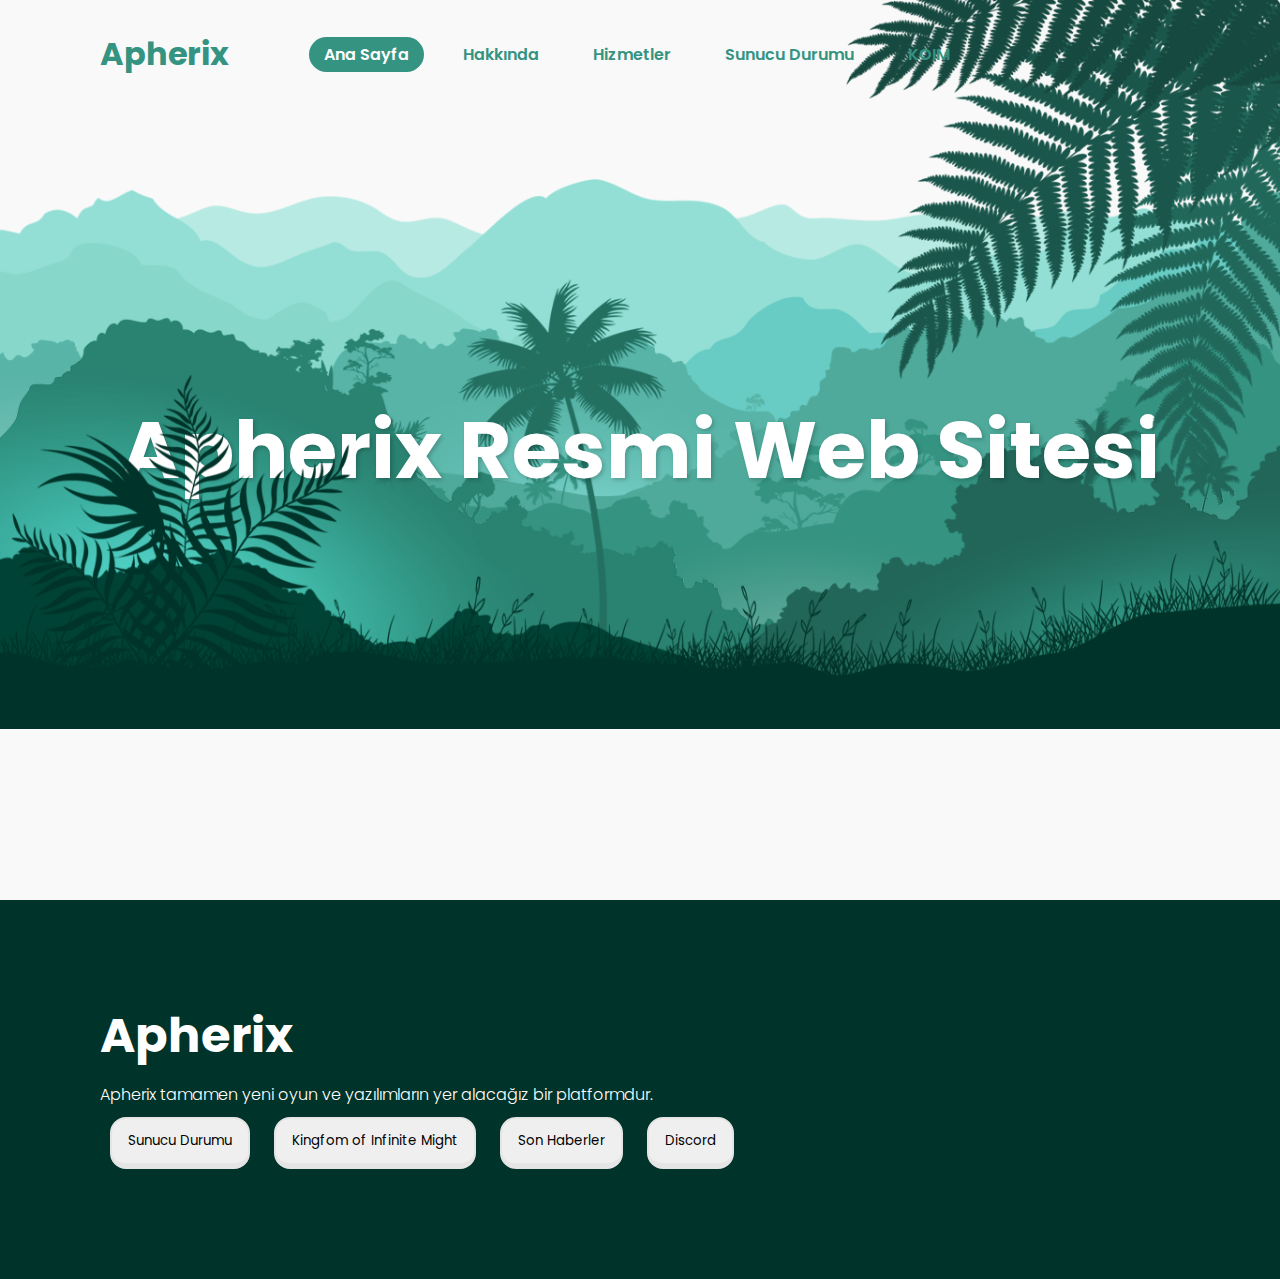
<file: index.html>
<!DOCTYPE html>
<html lang="en">
<head>
    <meta charset="UTF-8">
    <meta name="viewport" content="width=device-width, initial-scale=1.0">
    <link rel="stylesheet" href="style.css">
    <script type="text/javascript" src="script.js"></script>
    <title>Oyun Sitesi</title>
</head>
<body>

    <header>
        <h2 class="logo">Apherix</h2>
        <nav class="navigation">
            <a href=# class="active">Ana Sayfa</a>
            <a href=#>Hakkında</a>
            <a href=#>Hizmetler</a>
            <a href=#>Sunucu Durumu</a>
            <a href="koim/index.html">KOIM</a>
        </nav>
    </header>

    <section class="parallax">
        <img src="images/hill1.png" id="hill1">
        <img src="images/hill2.png" id="hill2">
        <img src="images/hill3.png" id="hill3">
        <img src="images/hill4.png" id="hill4">
        <img src="images/hill5.png" id="hill5">
        <img src="images/tree.png" id="tree">
        <h2 id="text">Apherix Resmi Web Sitesi</h2>
        <img src="images/leaf.png" id="leaf">
        <img src="images/plant.png" id="plant">
    </section>

    <section class="sec">
        <h2>Apherix</h2>
        <p>Apherix tamamen yeni oyun ve yazılımların yer alacağız bir platformdur.</p>

        <button class="btnDuo">Sunucu Durumu</button>
        <button class="btnDuo">Kingfom of Infinite Might</button>
        <button class="btnDuo">Son Haberler</button>
        <button class="btnDc">Discord</button>
    </section>

    
        
</body>
</html>
</file>
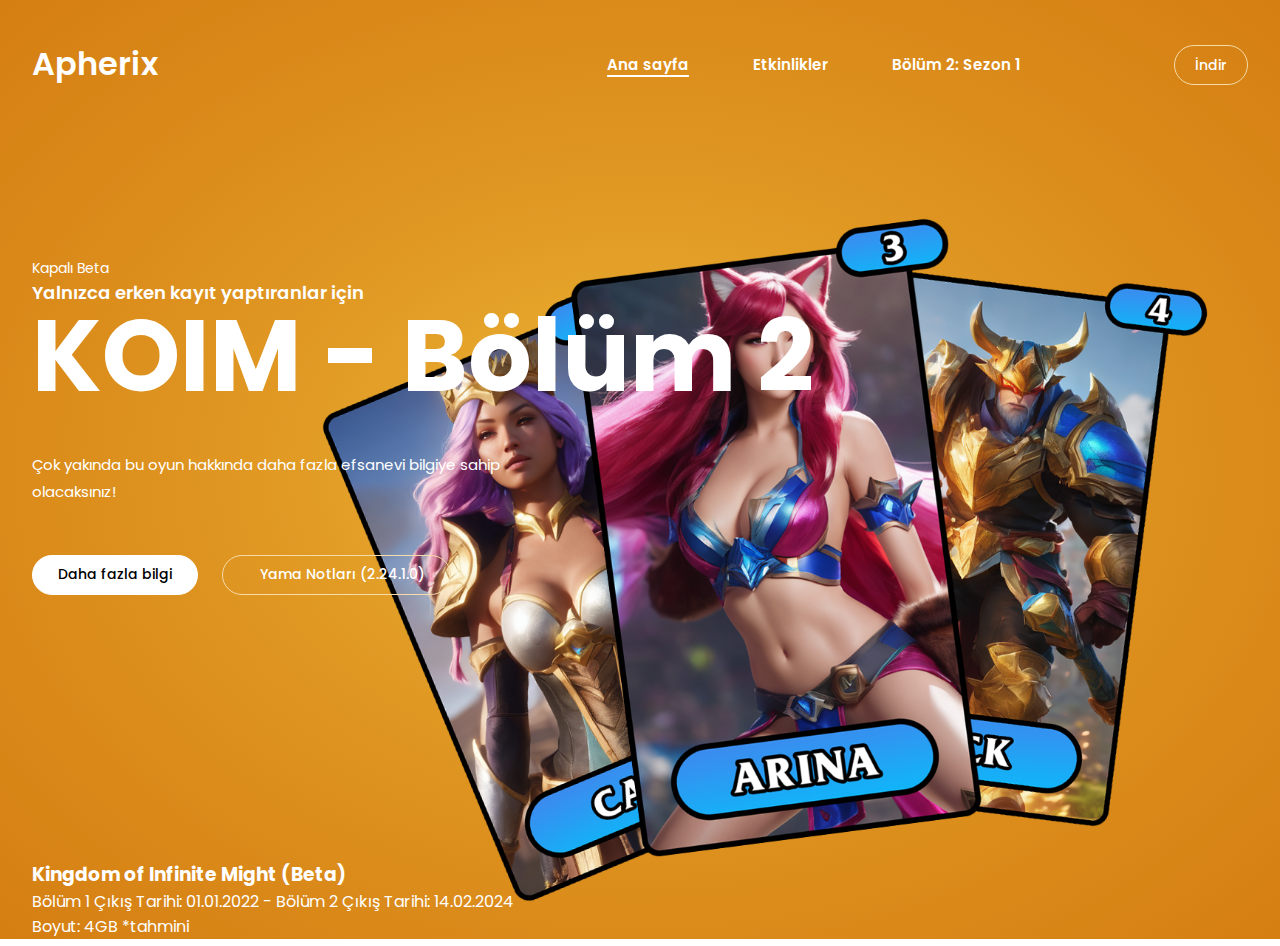
<file: koim/index.html>
<!DOCTYPE html>
<html lang="en">

<head>

    <title>Kingdom of Infinite Might - Türkçe</title>
    <link rel="stylesheet" href="css/style.css">
    <link rel="stylesheet" href="https://cdnjs.cloudflare.com/ajax/libs/font-awesome/6.5.1/css/all.min.css" integrity="sha512-DTOQO9RWCH3ppGqcWaEA1BIZOC6xxalwEsw9c2QQeAIftl+Vegovlnee1c9QX4TctnWMn13TZye+giMm8e2LwA==" crossorigin="anonymous" referrerpolicy="no-referrer" />



</head>

<body>

    <section class="hero">
        <div class="main-width">
            <header>
                <div class="logo">
                    <h2><a href="#">Apherix</a></h2>
                </div>

                <nav>
                    <ul>
                        <li class="active"><a href="#">Ana sayfa</a></li>
                        <li><a href="#">Etkinlikler</a></li>
                        <li><a href="season9.html">Bölüm 2: Sezon 1</a></li>
                        <li class="btn"><a href="download/download.html">İndir</a></li>
                    </ul>
                </nav>
            </header>

            <div class="content">
                <div class="main-text">
                    <h6>Kapalı Beta</h6>
                    <h3>Yalnızca erken kayıt yaptıranlar için</h3>
                    <h1>KOIM - Bölüm 2</h1>
                    <p>Çok yakında bu oyun hakkında daha fazla efsanevi bilgiye sahip olacaksınız!</p>
                    <a href="#">Daha fazla bilgi</a>
                    <a href="patches/24-2-0.html" class="cta"><i class="fa-solid fa-note-sticky"></i>Yama Notları (2.24.1.0)</a>
                </div>

                <div class="social">
                    <a href="#"><i class="fa-brands fa-windows"></i></a>
                    <a href="#"><i class="fa-solid fa-a"></i></a>
                    <a href="#"><i class="fa-solid fa-desktop"></i></a>
                </div>

                <div class="image">
                    <img src="img/web-special2.png">
                </div>

                <div class="about-game">
                    <h3>Kingdom of Infinite Might (Beta)</h3>
                    <p>Bölüm 1 Çıkış Tarihi: 01.01.2022 - Bölüm 2 Çıkış Tarihi: 14.02.2024 <br>Boyut: 4GB *tahmini</p>
                </div>

            </div>
        </div>
    </section>


</body>

</html>
</file>
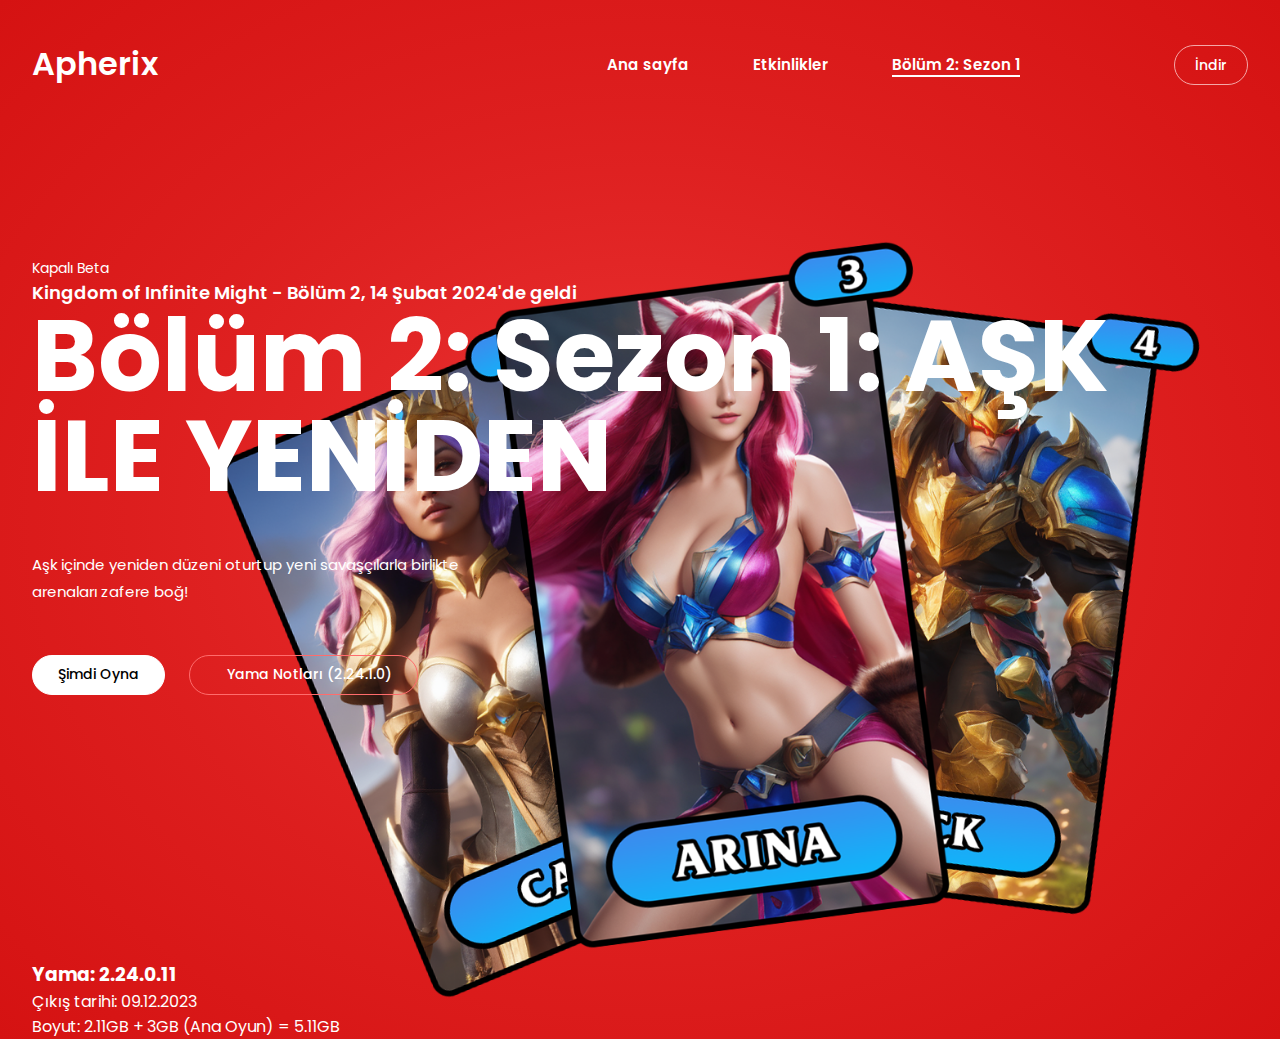
<file: koim/season9.html>
<!DOCTYPE html>
<html lang="en">

<head>

    <title>Kingdom of Infinite Might - Türkçe</title>
    <link rel="stylesheet" href="css/stylee.css">
    <link rel="stylesheet" href="https://cdnjs.cloudflare.com/ajax/libs/font-awesome/6.5.1/css/all.min.css" integrity="sha512-DTOQO9RWCH3ppGqcWaEA1BIZOC6xxalwEsw9c2QQeAIftl+Vegovlnee1c9QX4TctnWMn13TZye+giMm8e2LwA==" crossorigin="anonymous" referrerpolicy="no-referrer" />



</head>

<body>

    <section class="hero">
        <div class="main-width">
            <header>
                <div class="logo">
                    <h2><a href="index.html">Apherix</a></h2>
                </div>

                <nav>
                    <ul>
                        <li><a href="index.html">Ana sayfa</a></li>
                        <li><a href="#">Etkinlikler</a></li>
                        <li class="active"><a href="#">Bölüm 2: Sezon 1</a></li>
                        <li class="btn"><a href="#">İndir</a></li>
                    </ul>
                </nav>
            </header>

            <div class="content">
                <div class="main-text">
                    <h6>Kapalı Beta</h6>
                    <h3>Kingdom of Infinite Might - Bölüm 2, 14 Şubat 2024'de geldi</h3>
                    <h1>Bölüm 2: Sezon 1: AŞK İLE YENİDEN</h1>
                    <p>Aşk içinde yeniden düzeni oturtup yeni savaşçılarla birlikte arenaları zafere boğ!</p>
                    <a href="#">Şimdi Oyna</a>
                    <a href="#" class="cta"><i class="fa-solid fa-note-sticky"></i>Yama Notları (2.24.1.0)</a>
                </div>

                <div class="social">
                    <a href="#"><i class="fa-brands fa-windows"></i></a>
                    <a href="#"><i class="fa-solid fa-a"></i></a>
                    <a href="#"><i class="fa-solid fa-desktop"></i></a>
                </div>

                <div class="image">
                    <img src="img/web-special2.png">
                </div>

                <div class="about-game">
                    <h3>Yama: 2.24.0.11</h3>
                    <p>Çıkış tarihi: 09.12.2023 <br>Boyut: 2.11GB + 3GB (Ana Oyun) = 5.11GB</p>
                </div>

            </div>
        </div>
    </section>


</body>

</html>
</file>
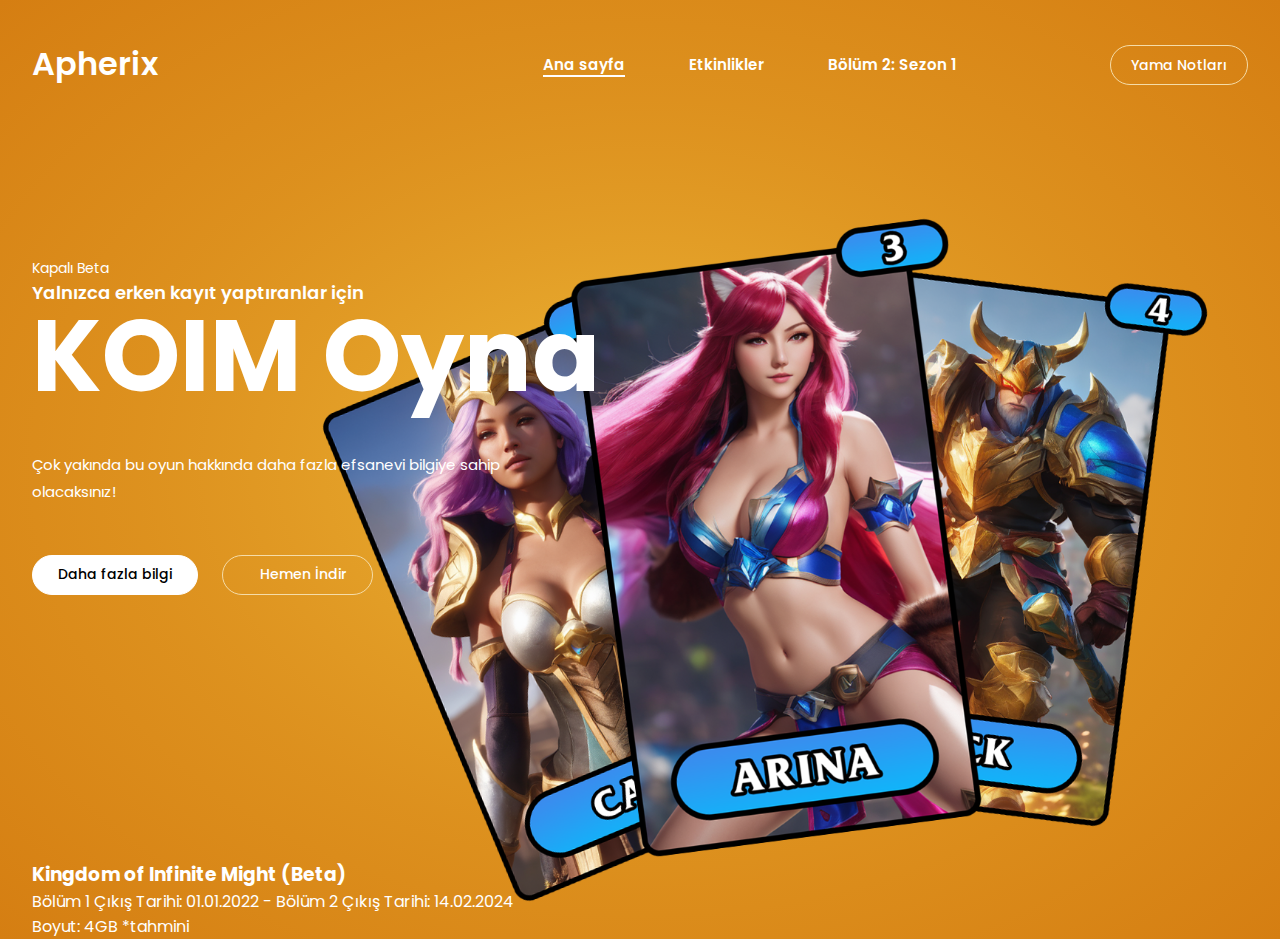
<file: koim/download/download.html>
<!DOCTYPE html>
<html lang="en">

<head>

    <title>Kingdom of Infinite Might - Türkçe</title>
    <link rel="stylesheet" href="css/style.css">
    <link rel="stylesheet" href="https://cdnjs.cloudflare.com/ajax/libs/font-awesome/6.5.1/css/all.min.css" integrity="sha512-DTOQO9RWCH3ppGqcWaEA1BIZOC6xxalwEsw9c2QQeAIftl+Vegovlnee1c9QX4TctnWMn13TZye+giMm8e2LwA==" crossorigin="anonymous" referrerpolicy="no-referrer" />



</head>

<body>

    <section class="hero">
        <div class="main-width">
            <header>
                <div class="logo">
                    <h2><a href="#">Apherix</a></h2>
                </div>

                <nav>
                    <ul>
                        <li class="active"><a href="#">Ana sayfa</a></li>
                        <li><a href="#">Etkinlikler</a></li>
                        <li><a href="../season9.html">Bölüm 2: Sezon 1</a></li>
                        <li class="btn"><a href="../patches/24-2-0.html">Yama Notları</a></li>
                    </ul>
                </nav>
            </header>

            <div class="content">
                <div class="main-text">
                    <h6>Kapalı Beta</h6>
                    <h3>Yalnızca erken kayıt yaptıranlar için</h3>
                    <h1>KOIM Oyna</h1>
                    <p>Çok yakında bu oyun hakkında daha fazla efsanevi bilgiye sahip olacaksınız!</p>
                    <a href="#">Daha fazla bilgi</a>
                    <a href="patches/24-2-0.html" class="cta"><i class="fa-solid fa-circle-arrow-down"></i>Hemen İndir</a>
                </div>

                <div class="social">
                    <a href="#"><i class="fa-brands fa-windows"></i></a>
                    <a href="#"><i class="fa-solid fa-a"></i></a>
                    <a href="#"><i class="fa-solid fa-desktop"></i></a>
                </div>

                <div class="image">
                    <img src="img/web-special2.png">
                </div>

                <div class="about-game">
                    <h3>Kingdom of Infinite Might (Beta)</h3>
                    <p>Bölüm 1 Çıkış Tarihi: 01.01.2022 - Bölüm 2 Çıkış Tarihi: 14.02.2024 <br>Boyut: 4GB *tahmini</p>
                </div>

            </div>
        </div>
    </section>


</body>

</html>
</file>
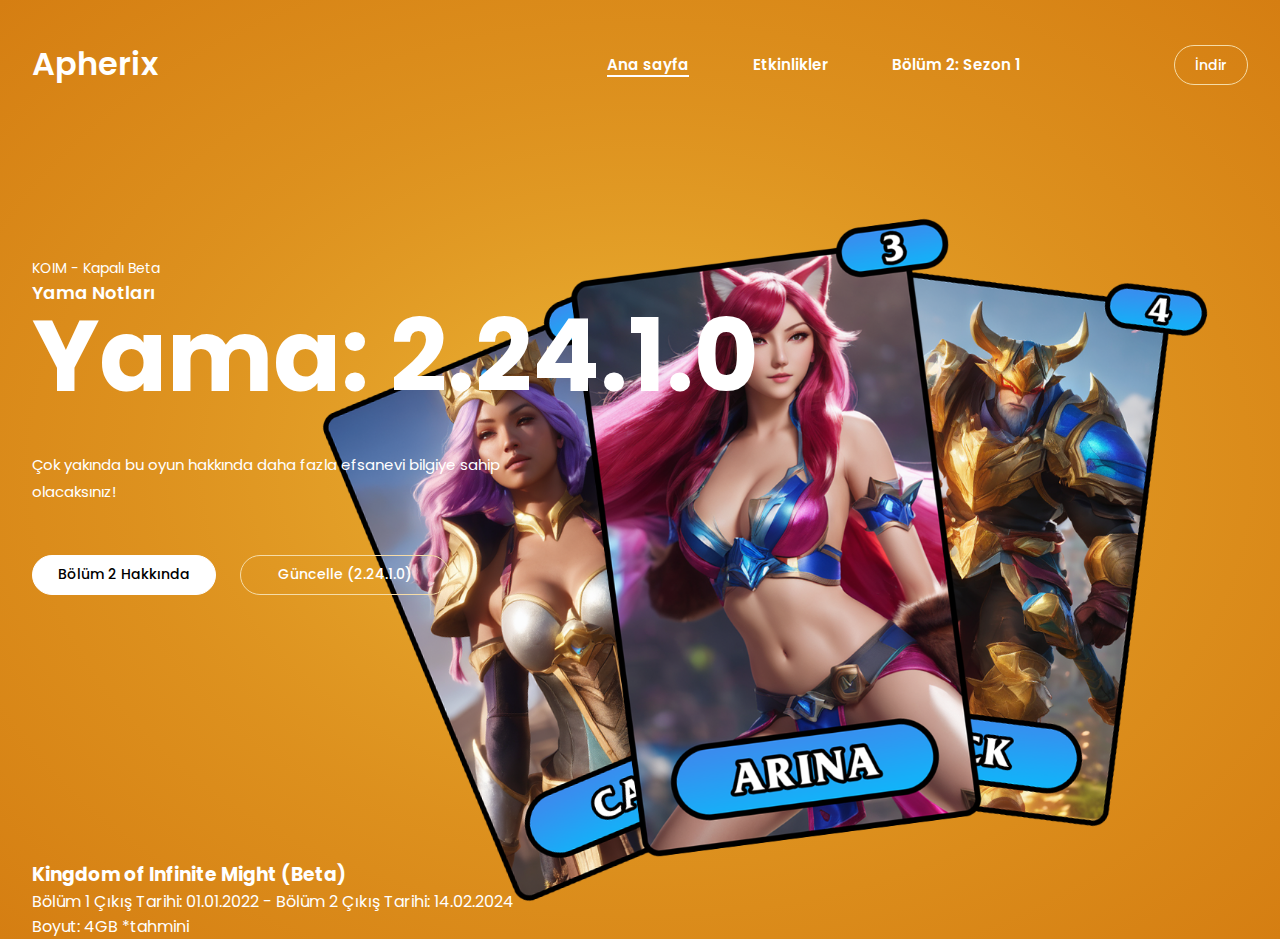
<file: koim/patches/24-2-0.html>
<!DOCTYPE html>
<html lang="en">

<head>

    <title>Kingdom of Infinite Might - Türkçe</title>
    <link rel="stylesheet" href="style.css">
    <link rel="stylesheet" href="https://cdnjs.cloudflare.com/ajax/libs/font-awesome/6.5.1/css/all.min.css" integrity="sha512-DTOQO9RWCH3ppGqcWaEA1BIZOC6xxalwEsw9c2QQeAIftl+Vegovlnee1c9QX4TctnWMn13TZye+giMm8e2LwA==" crossorigin="anonymous" referrerpolicy="no-referrer" />



</head>

<body>

    <section class="hero">
        <div class="main-width">
            <header>
                <div class="logo">
                    <h2><a href="#">Apherix</a></h2>
                </div>

                <nav>
                    <ul>
                        <li class="active"><a href="#">Ana sayfa</a></li>
                        <li><a href="#">Etkinlikler</a></li>
                        <li><a href="../season9.html">Bölüm 2: Sezon 1</a></li>
                        <li class="btn"><a href="#">İndir</a></li>
                    </ul>
                </nav>
            </header>

            <div class="content">
                <div class="main-text">
                    <h6>KOIM - Kapalı Beta</h6>
                    <h3>Yama Notları</h3>
                    <h1>Yama: 2.24.1.0</h1>
                    <p>Çok yakında bu oyun hakkında daha fazla efsanevi bilgiye sahip olacaksınız!</p>
                    <a href="#">Bölüm 2 Hakkında</a>
                    <a href="#" class="cta"><i class="fa-solid fa-circle-up"></i>Güncelle (2.24.1.0)  <i class="fa-solid fa-up-right-from-square"></i></a>
                </div>

                <div class="social">
                    <a href="#"><i class="fa-brands fa-windows"></i></a>
                    <a href="#"><i class="fa-solid fa-a"></i></a>
                    <a href="#"><i class="fa-solid fa-desktop"></i></a>
                </div>

                <div class="image">
                    <img src="../img/web-special2.png">
                </div>

                <div class="about-game">
                    <h3>Kingdom of Infinite Might (Beta)</h3>
                    <p>Bölüm 1 Çıkış Tarihi: 01.01.2022 - Bölüm 2 Çıkış Tarihi: 14.02.2024 <br>Boyut: 4GB *tahmini</p>
                </div>

            </div>
        </div>
    </section>


</body>

</html>
</file>
<file: style.css>
@import url('https://fonts.googleapis.com/css?family=Poppins:wght@300;400;500;600;700,800,900&display=swap');

* {
    margin: 0;
    padding: 0;
    box-sizing: border-box;
    font-family: 'Poppins', 'sans-serif';
}

body {
    background: #f9f9f9;
    min-height: 100vh;
    overflow-x: hidden;
}

header {
    position: absolute;
    top: 0;
    left: 0;
    width: 100%;
    padding: 30px 100px;
    display: flex;
    justify-content: flex-start;
    align-items: center;
    z-index: 100;
}

.logo {
    font-size: 2em;
    color: #359381;
    pointer-events: none;
    margin-right: 70px;
}

.navigation a {
    text-decoration: none;
    color: #359381;
    padding: 6px 15px;
    border-radius: 20px;
    margin: 0px 10px;
    font-weight: 600;
}

.navigation a:hover, .navigation a.active {
    background: #359381;
    color: #fff;
}

.parallax {
    position: relative;
    display: flex;
    justify-content: center;
    align-items: center;
    height: 100vh;
}

#text {
    position: absolute;
    font-size: 5em;
    color: #fff;
    text-shadow: 2px 2px 4px rgba(0, 0, 0, 0.2);
}

.parallax img {
    position: absolute;
    top: 0;
    left: 0;
    width: 100%;
    pointer-events: none;
}

.sec {
    position: relative;
    background: #003329;
    padding: 100px;
}

.sec h2 {
    font-size: 3em;
    color: #fff;
    margin-bottom: 10px;
}

.sec p {
    font-size: 1em;
    color: #fff;
    font-weight: 300;
}

.btnDuo {
    border-radius: 16px;
    border: 2px solid #e5e5e5;
    border-bottom: 6px solid #e5e5e5;
    margin: 10px;
    transition: all 0.1s;
    padding: 12px 16px;
  }
  
.btnDuo:hover {
    background-color: #ddf4ff;
    border-color: #1cb0f6;
  }
  
.btnDuo:active {
    border-bottom: 2px solid #1cb0f6;
  }

.btnDc {
    border-radius: 16px;
    border: 2px solid #e5e5e5;
    border-bottom: 6px solid #e5e5e5;
    margin: 10px;
    transition: all 0.1s;
    padding: 12px 16px;
  }
  
.btnDc:hover {
    background-color: #ddf4ff;
    border-color: #1c3df6;
  }
  
.btnDc:active {
    border-bottom: 2px solid #1c3df6;
  }
</file>
<file: koim/css/style.css>
@import url('https://fonts.googleapis.com/css?family=Poppins:wght@300;400;500;600;700,800,900&display=swap');
*{
    padding: 0;
    margin: 0;
    box-sizing: border-box;
    font-family: "Poppins", sans-serif;
}
body {
    overflow-x: hidden;
}
.main-width {
    width: 1400px;
    max-width: 95%;
    margin: 0 auto;
}

.hero {
    height: 100%;
    width: 100%;
    min-height: 100vh;
    background: radial-gradient(#f9d349, 20%, #d57e12);
    position: relative;
}

.hero header .logo h2 a {
    display: block;
    font-size: 32px;
    font-weight: 600;
    text-decoration: none;
    color: white;
}

.hero header {
    display: flex;
    align-items: center;
    justify-content: space-between;
    padding: 40px 0 30px;
}

nav ul li {
    list-style: none;
    display: inline-block;
}

nav ul li a {
    text-decoration: none;
    color: white;
    margin-left: 60px;
    font-size: 15px;
    font-weight: 600;
    border-bottom: 2px solid transparent;
    transition: .4s;
}
nav ul li:not(:last-child) a:hover,
nav ul li:not(:last-child) a:focus{
    border-bottom: 2px solid white;
}

nav ul li.active a{
    border-bottom: 2px solid white;
}

nav ul li.btn a{
    background: transparent;
    color: white;
    border: 1px solid #f5dca8;
    padding: 9px 20px;
    border-radius: 30px;
    line-height: 1.4;
    font-size: 14px;
    font-weight: 500;
    margin-left: 150px;
}

nav ul li.btn:hover a{
    border: 1px solid white;
    color: black;
    background: white;
    transition: .4s;
}

.content {
    padding-top: 140px;
}

.content .main-text {
    position: relative;
    z-index: 2;
    margin-bottom: 50px;
}

.content .main-text h6{
    font-size: 14px;
    font-weight: 400;
    color: white;
    margin-bottom: 40;
}

.content .main-text h1{
    font-size: 100px;
    line-height: 1;
    color: white;
    margin: 0px 0px 45px;
}

.content .main-text h3{
    font-size: 18px;
    font-weight: 600;
    color: white;
}

.content .main-text p{
    max-width: 100%;
    width: 480px;
    color: white;
    line-height: 1.8;
    font-size: 15px;
    margin-bottom: 50px;
}

.content .main-text a{
    display: inline-block;
    text-decoration: none;
    color: black;
    background: white;
    border: 1px solid white;
    padding: 9px 25px;
    line-height: 1.4;
    border-radius: 30px;
    font-size: 14px;
    font-weight: 500;
}

.content .main-text a:hover{
    transform: scale(1.2);
    border: 1px solid #f5dca8;
    background: transparent;
    color: white;
    transition: .4s;
}

.content .main-text a.cta{
    border: 1px solid #f5dca8;
    color: white;
    background: transparent;
    margin-left: 20px;
}

.content .main-text a.cta i{
    margin-right: 12px;
}

.content .main-text a.cta:hover{
    color: black;
    background: white;
    border: 1px solid white;
    transition: .4s;
}

.content .social{
    position: relative;
    z-index: 2;
    margin-top: 200px;
    padding-bottom: 40px;
}

.content .social a {
    display: inline-block;
    color: #f5dcac;
    margin-right: 25px;
    font-size: 24px;
}

.content .social a:hover {
    transform: scale(1.2);
    transition: .4s;
    color: white;
}

.image {
    position: absolute;
    width: 100%;
    height: 85%;
    bottom: 0;
    right: 0;
    text-align: right;
}

.image img {
    height: 100%;
}

.about-game h3{
    color: white;
}

.about-game p {
    color: white;
}
</file>
<file: koim/css/stylee.css>
@import url('https://fonts.googleapis.com/css?family=Poppins:wght@300;400;500;600;700,800,900&display=swap');
*{
    padding: 0;
    margin: 0;
    box-sizing: border-box;
    font-family: "Poppins", sans-serif;
}
body {
    overflow-x: hidden;
}
.main-width {
    width: 1400px;
    max-width: 95%;
    margin: 0 auto;
}

.hero {
    height: 100%;
    width: 100%;
    min-height: 100vh;
    background: radial-gradient(#f94949, 20%, #d51212);
    position: relative;
}

.hero header .logo h2 a {
    display: block;
    font-size: 32px;
    font-weight: 600;
    text-decoration: none;
    color: white;
}

.hero header {
    display: flex;
    align-items: center;
    justify-content: space-between;
    padding: 40px 0 30px;
}

nav ul li {
    list-style: none;
    display: inline-block;
}

nav ul li a {
    text-decoration: none;
    color: white;
    margin-left: 60px;
    font-size: 15px;
    font-weight: 600;
    border-bottom: 2px solid transparent;
    transition: .4s;
}
nav ul li:not(:last-child) a:hover,
nav ul li:not(:last-child) a:focus{
    border-bottom: 2px solid white;
}

nav ul li.active a{
    border-bottom: 2px solid white;
}

nav ul li.btn a{
    background: transparent;
    color: white;
    border: 1px solid rgb(245, 168, 168);
    padding: 9px 20px;
    border-radius: 30px;
    line-height: 1.4;
    font-size: 14px;
    font-weight: 500;
    margin-left: 150px;
}

nav ul li.btn:hover a{
    border: radial-gradient(#f94949, 20% #d51212);
    color: black;
    background: white;
    transition: .4s;
}

.content {
    padding-top: 140px;
}

.content .main-text {
    position: relative;
    z-index: 2;
    margin-bottom: 50px;
}

.content .main-text h6{
    font-size: 14px;
    font-weight: 400;
    color: white;
    margin-bottom: 40;
}

.content .main-text h1{
    font-size: 100px;
    line-height: 1;
    color: white;
    margin: 0px 0px 45px;
}

.content .main-text h3{
    font-size: 18px;
    font-weight: 600;
    color: white;
}

.content .main-text p{
    max-width: 100%;
    width: 480px;
    color: white;
    line-height: 1.8;
    font-size: 15px;
    margin-bottom: 50px;
}

.content .main-text a{
    display: inline-block;
    text-decoration: none;
    color: black;
    background: white;
    border: 1px solid white;
    padding: 9px 25px;
    line-height: 1.4;
    border-radius: 30px;
    font-size: 14px;
    font-weight: 500;
}

.content .main-text a:hover{
    transform: scale(1.2);
    border: 1px solid #f94949;
    background: transparent;
    color: white;
    transition: .4s;
}

.content .main-text a.cta{
    border: 1px solid #ff6c6c;
    color: white;
    background: transparent;
    margin-left: 20px;
}

.content .main-text a.cta i{
    margin-right: 12px;
}

.content .main-text a.cta:hover{
    color: black;
    background: white;
    border: 1px solid white;
    transition: .4s;
}

.content .social{
    position: relative;
    z-index: 2;
    margin-top: 200px;
    padding-bottom: 40px;
}

.content .social a {
    display: inline-block;
    color: #ff6161;
    margin-right: 25px;
    font-size: 24px;
}

.content .social a:hover {
    transform: scale(1.2);
    transition: .4s;
    color: white;
}

.image {
    position: absolute;
    width: 100%;
    height: 85%;
    bottom: 0;
    right: 0;
    text-align: right;
}

.image img {
    height: 100%;
}

.about-game h3{
    color: white;
}

.about-game p {
    color: white;
}
</file>
<file: koim/download/css/style.css>
@import url('https://fonts.googleapis.com/css?family=Poppins:wght@300;400;500;600;700,800,900&display=swap');
*{
    padding: 0;
    margin: 0;
    box-sizing: border-box;
    font-family: "Poppins", sans-serif;
}
body {
    overflow-x: hidden;
}
.main-width {
    width: 1400px;
    max-width: 95%;
    margin: 0 auto;
}

.hero {
    height: 100%;
    width: 100%;
    min-height: 100vh;
    background: radial-gradient(#f9d349, 20%, #d57e12);
    position: relative;
}

.hero header .logo h2 a {
    display: block;
    font-size: 32px;
    font-weight: 600;
    text-decoration: none;
    color: white;
}

.hero header {
    display: flex;
    align-items: center;
    justify-content: space-between;
    padding: 40px 0 30px;
}

nav ul li {
    list-style: none;
    display: inline-block;
}

nav ul li a {
    text-decoration: none;
    color: white;
    margin-left: 60px;
    font-size: 15px;
    font-weight: 600;
    border-bottom: 2px solid transparent;
    transition: .4s;
}
nav ul li:not(:last-child) a:hover,
nav ul li:not(:last-child) a:focus{
    border-bottom: 2px solid white;
}

nav ul li.active a{
    border-bottom: 2px solid white;
}

nav ul li.btn a{
    background: transparent;
    color: white;
    border: 1px solid #f5dca8;
    padding: 9px 20px;
    border-radius: 30px;
    line-height: 1.4;
    font-size: 14px;
    font-weight: 500;
    margin-left: 150px;
}

nav ul li.btn:hover a{
    border: 1px solid white;
    color: black;
    background: white;
    transition: .4s;
}

.content {
    padding-top: 140px;
}

.content .main-text {
    position: relative;
    z-index: 2;
    margin-bottom: 50px;
}

.content .main-text h6{
    font-size: 14px;
    font-weight: 400;
    color: white;
    margin-bottom: 40;
}

.content .main-text h1{
    font-size: 100px;
    line-height: 1;
    color: white;
    margin: 0px 0px 45px;
}

.content .main-text h3{
    font-size: 18px;
    font-weight: 600;
    color: white;
}

.content .main-text p{
    max-width: 100%;
    width: 480px;
    color: white;
    line-height: 1.8;
    font-size: 15px;
    margin-bottom: 50px;
}

.content .main-text a{
    display: inline-block;
    text-decoration: none;
    color: black;
    background: white;
    border: 1px solid white;
    padding: 9px 25px;
    line-height: 1.4;
    border-radius: 30px;
    font-size: 14px;
    font-weight: 500;
}

.content .main-text a:hover{
    transform: scale(1.2);
    border: 1px solid #f5dca8;
    background: transparent;
    color: white;
    transition: .4s;
}

.content .main-text a.cta{
    border: 1px solid #f5dca8;
    color: white;
    background: transparent;
    margin-left: 20px;
}

.content .main-text a.cta i{
    margin-right: 12px;
}

.content .main-text a.cta:hover{
    color: black;
    background: white;
    border: 1px solid white;
    transition: .4s;
}

.content .social{
    position: relative;
    z-index: 2;
    margin-top: 200px;
    padding-bottom: 40px;
}

.content .social a {
    display: inline-block;
    color: #f5dcac;
    margin-right: 25px;
    font-size: 24px;
}

.content .social a:hover {
    transform: scale(1.2);
    transition: .4s;
    color: white;
}

.image {
    position: absolute;
    width: 100%;
    height: 85%;
    bottom: 0;
    right: 0;
    text-align: right;
}

.image img {
    height: 100%;
}

.about-game h3{
    color: white;
}

.about-game p {
    color: white;
}
</file>
<file: koim/patches/style.css>
@import url('https://fonts.googleapis.com/css?family=Poppins:wght@300;400;500;600;700,800,900&display=swap');
*{
    padding: 0;
    margin: 0;
    box-sizing: border-box;
    font-family: "Poppins", sans-serif;
}
body {
    overflow-x: hidden;
}
.main-width {
    width: 1400px;
    max-width: 95%;
    margin: 0 auto;
}

.hero {
    height: 100%;
    width: 100%;
    min-height: 100vh;
    background: radial-gradient(#f9d349, 20%, #d57e12);
    position: relative;
}

.hero header .logo h2 a {
    display: block;
    font-size: 32px;
    font-weight: 600;
    text-decoration: none;
    color: white;
}

.hero header {
    display: flex;
    align-items: center;
    justify-content: space-between;
    padding: 40px 0 30px;
}

nav ul li {
    list-style: none;
    display: inline-block;
}

nav ul li a {
    text-decoration: none;
    color: white;
    margin-left: 60px;
    font-size: 15px;
    font-weight: 600;
    border-bottom: 2px solid transparent;
    transition: .4s;
}
nav ul li:not(:last-child) a:hover,
nav ul li:not(:last-child) a:focus{
    border-bottom: 2px solid white;
}

nav ul li.active a{
    border-bottom: 2px solid white;
}

nav ul li.btn a{
    background: transparent;
    color: white;
    border: 1px solid #f5dca8;
    padding: 9px 20px;
    border-radius: 30px;
    line-height: 1.4;
    font-size: 14px;
    font-weight: 500;
    margin-left: 150px;
}

nav ul li.btn:hover a{
    border: 1px solid white;
    color: black;
    background: white;
    transition: .4s;
}

.content {
    padding-top: 140px;
}

.content .main-text {
    position: relative;
    z-index: 2;
    margin-bottom: 50px;
}

.content .main-text h6{
    font-size: 14px;
    font-weight: 400;
    color: white;
    margin-bottom: 40;
}

.content .main-text h1{
    font-size: 100px;
    line-height: 1;
    color: white;
    margin: 0px 0px 45px;
}

.content .main-text h3{
    font-size: 18px;
    font-weight: 600;
    color: white;
}

.content .main-text p{
    max-width: 100%;
    width: 480px;
    color: white;
    line-height: 1.8;
    font-size: 15px;
    margin-bottom: 50px;
}

.content .main-text a{
    display: inline-block;
    text-decoration: none;
    color: black;
    background: white;
    border: 1px solid white;
    padding: 9px 25px;
    line-height: 1.4;
    border-radius: 30px;
    font-size: 14px;
    font-weight: 500;
}

.content .main-text a:hover{
    transform: scale(1.2);
    border: 1px solid #f5dca8;
    background: transparent;
    color: white;
    transition: .4s;
}

.content .main-text a.cta{
    border: 1px solid #f5dca8;
    color: white;
    background: transparent;
    margin-left: 20px;
}

.content .main-text a.cta i{
    margin-right: 12px;
}

.content .main-text a.cta:hover{
    color: black;
    background: white;
    border: 1px solid white;
    transition: .4s;
}

.content .social{
    position: relative;
    z-index: 2;
    margin-top: 200px;
    padding-bottom: 40px;
}

.content .social a {
    display: inline-block;
    color: #f5dcac;
    margin-right: 25px;
    font-size: 24px;
}

.content .social a:hover {
    transform: scale(1.2);
    transition: .4s;
    color: white;
}

.image {
    position: absolute;
    width: 100%;
    height: 85%;
    bottom: 0;
    right: 0;
    text-align: right;
}

.image img {
    height: 100%;
}

.about-game h3{
    color: white;
}

.about-game p {
    color: white;
}
</file>
